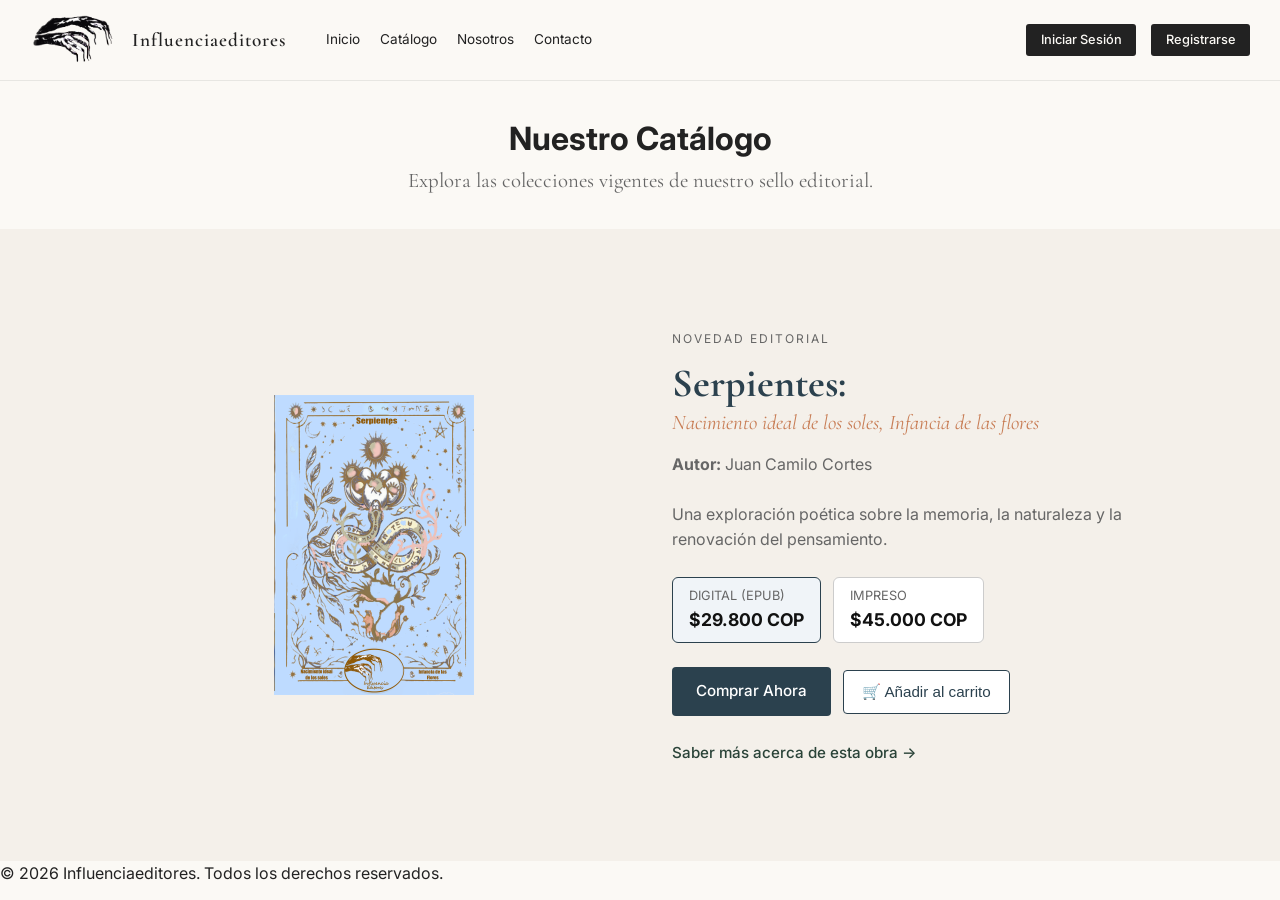
<file: catalogo.html>
<!DOCTYPE html>
<html lang="es">
<head>
  <meta charset="UTF-8">
  <meta name="viewport" content="width=device-width, initial-scale=1.0">
  <title>Influenciaeditores - Catálogo</title>

  <!-- Google Fonts -->
  <link rel="preconnect" href="https://fonts.googleapis.com">
  <link rel="preconnect" href="https://fonts.gstatic.com" crossorigin>
  <link href="https://fonts.googleapis.com/css2?family=Cormorant+Garamond:ital,wght@0,400;0,600;1,400&family=Inter:wght@300;400;500&display=swap" rel="stylesheet">

  <!-- Hojas de estilos -->
  <link rel="stylesheet" href="css/global.css">
  <link rel="stylesheet" href="css/header.css">
  <link rel="stylesheet" href="css/section.css">
</head>
<body>

  <!-- Encabezado y Navegación Principal -->
  <header class="main-header">
    <a href="index.html" class="logo-enlace">
      <img src="logo.png" alt="Logo Influenciaeditores" class="imagen-logo">
      <span class="texto-logo">Influenciaeditores</span>
    </a>
    <nav class="nav">
      <div class="nav-left">
        <a href="index.html" class="link-login">Inicio</a>
        <a href="catalogo.html" class="link-login">Catálogo</a>
        <a href="#nosotros" class="link-login">Nosotros</a>
        <a href="#contacto" class="link-login">Contacto</a>
      </div>
    </nav>

    <div class="nav-right">
      <a href="login.html" class="btn-login">Iniciar Sesión</a>
      <a href="registro.html" class="btn-registro">Registrarse</a>
    </div>
  </header>

  <!-- Contenido Principal del Catálogo -->
  <main class="seccion-catalogo-general">
    <div class="titulo-seccion">
      <h1>Nuestro Catálogo</h1>
      <p class="subtitulo-catalogo">Explora las colecciones vigentes de nuestro sello editorial.</p>
    </div>

    <!-- Ficha Destacada del Libro -->
    <section id="catalogo" class="destacado">
      <div class="destacado-grid">
        
        <!-- Portada del libro -->
        <div class="destacado-imagen">
          <img src="portadaSerpientes.png" alt="Portada del libro Serpientes" class="catalogo-img">
        </div>

        <!-- Información de la obra -->
        <div class="destacado-texto">
          <span class="etiqueta">Novedad Editorial</span>
          
          <h2 class="titulo-libro-destacado">
            <span class="titulo-principal">Serpientes:</span>
            <span class="subtitulo-principal">Nacimiento ideal de los soles, Infancia de las flores</span>
          </h2>

          <p class="autor-obra"><strong>Autor:</strong> Juan Camilo Cortes</p>
          <p class="descripcion-obra">
            Una exploración poética sobre la memoria, la naturaleza y la renovación del pensamiento.
          </p>

          <!-- Selector de Formato y Precio -->
          <div class="bloque-precio-formato">
            <div class="opcion-formato activo">
              <span class="tipo-formato">Digital (ePub)</span>
              <span class="precio">$29.800 COP</span>
            </div>
            <div class="opcion-formato">
              <span class="tipo-formato">Impreso</span>
              <span class="precio">$45.000 COP</span>
            </div>
          </div>

          <!-- Botones de Acción -->
          <div class="contenedor-botones-compra">
            <!-- Redirige a la página de proceso de pago pasando el ID del libro -->
            <a href="checkout.html?libro=serpientes&formato=epub" class="btn-comprar">Comprar Ahora</a>
            <button class="btn-carrito">🛒 Añadir al carrito</button>
          </div>

          <a href="#" class="enlace-mas">Saber más acerca de esta obra &rarr;</a>
        </div>

      </div>
    </section>
  </main>

  <!-- Pie de página -->
  <footer class="footer">
    <p>&copy; 2026 Influenciaeditores. Todos los derechos reservados.</p>
  </footer>

  <script src="js/nav.js"></script>
  <script src="js/catalogo.js"></script>
</body>
</html>
</file>
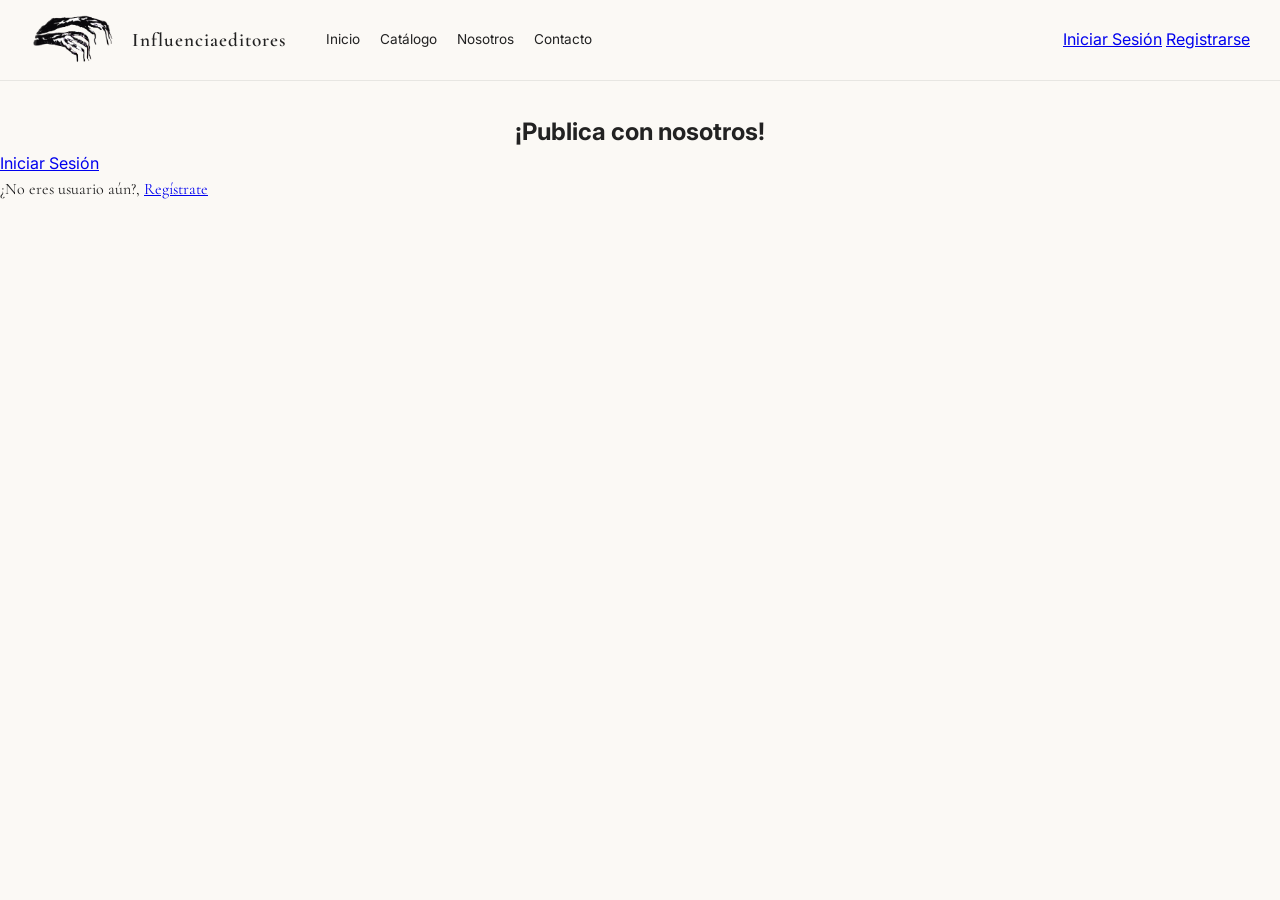
<file: publica.html>
<!DOCTYPE html>
<html lang="es">
<head>
    <meta charset="UTF-8">
    <meta name="viewport" content="width=device-width, initial-scale=1.0">
    <title>Influenciaeditores</title>
    
    <!-- Fuentes tipográficas de alta calidad desde Google Fonts -->
    <link rel="preconnect" href="https://fonts.googleapis.com">
    <link rel="preconnect" href="https://fonts.gstatic.com" crossorigin>
    <link href="https://fonts.googleapis.com/css2?family=Cormorant+Garamond:ital,wght@0,400;0,600;1,400&family=Inter:wght@300;400;500&display=swap" rel="stylesheet">
    
    <!-- Hoja de estilos CSS -->
  
    <link rel="stylesheet" href="css/section.css"> 
    <link rel="stylesheet" href="css/global.css">
    <link rel="stylesheet" href="css/header.css">
    
</head>
<body>

    <!-- Encabezado y Navegación Principal -->
      <header class="main-header">
        <a href="index.html" class="logo-enlace">
            <img src="logo.png" alt="Logo Influenciaeditores" class="imagen-logo">
        <span class="texto-logo">Influenciaeditores</span>
        </a>
        <nav class="nav">
            <!-- Navegación de secciones -->
            <div class="nav-left">
                <a href="index.html" class="link-login">Inicio</a>
                <a href="catalogo.html" class="link-login">Catálogo</a>
                <a href="#nosotros" class="link-login">Nosotros</a>
                <a href="#contacto" class="link-login">Contacto</a>
            </nav>
        </div>

    <!-- Grupo de la derecha: Acceso de usuarios-->
     <div class="nav-right">
         <nav class="nav-container">
  

  <!-- GRUPO 1: Visibles solo cuando NO hay sesión (Invitado) -->
  <div id="nav-guest" class="nav-user-controls">
    <a href="login.html" class="btn-secondary">Iniciar Sesión</a>
    <a href="Registro.html" class="btn-primary">Registrarse</a>
  </div>

  <!-- GRUPO 2: Visibles solo cuando SÍ hay sesión (Usuario autenticado) -->
  <div id="nav-user" class="nav-user-controls" style="display: none;">
    <a href="biblioteca.html" class="btn-biblioteca">Mi Biblioteca</a>
    <span id="user-display-name" class="user-name"></span>
    <button id="btn-logout" class="btn-logout">Cerrar Sesión</button>
  </div>
</nav>
            </div>
    </header>

     <!-- ¡Publica con nosotros! -->
    <section class="seccion-¡Publica con nosotros!-general">
        <div class="titulo-seccion">
            <h1>¡Publica con nosotros!</h1>
            <a href="login.html" class="btn btn-principal">Iniciar Sesión</a>
            <p style="font-family: Cormorant Garamond;">¿No eres usuario aún?, <a href="Registro.html" class="texto-enlace">Regístrate</a></p>
        </div>
        <script src="js/nav.js"></script>
    </section>
</file>
<file: css/global.css>
/* ==========================================
   RESET Y VARIABLES GLOBALES
   ========================================== */
* {
    margin: 0;
    padding: 0;
    box-sizing: border-box;
}

:root {
    --color-fondo: #fbf9f5;        /* Blanco cálido tono papel */
    --color-texto: #222222;        /* Negro suave */
    --color-suave: #666666;        /* Gris secundario */
    --color-acento: #2a4338;       /* Verde editorial profundo */
    --fuente-titulo: 'Cormorant Garamond', serif;
    --fuente-cuerpo: 'Inter', sans-serif;
}

body {
    background-color: var(--color-fondo);
    color: var(--color-texto);
    font-family: var(--fuente-cuerpo);
    line-height: 1.6;
    -webkit-font-smoothing: antialiased;


}

    
/* ==========================================
   FORZAR BOTONES A LA DERECHA
   ========================================== */
.destacado-grid {
    display: flex;
    align-items: center;
    justify-content: center;
    gap: 4rem;
    max-width: 1100px;
    margin: 0 auto;
}

.destacado-imagen {
    flex: 0 0 220px;
    text-align: center;
}

.imagen-portada-real {
    width: 100%;
    height: auto;
    border-radius: 4px;
    box-shadow: 10px 15px 30px rgba(0,0,0,0.15);
}



.contenedor-botones-compra {
    display: flex;
    gap: 1rem;
    align-items: center;
    margin: 1.5rem 0;
    justify-content: flex-start; /* Asegura que los botones arranquen desde la izquierda de su bloque */
}

.btn-comprar {
    background-color: var(--color-acento);
    color: #ffffff;
    padding: 0.75rem 1.5rem;
    border-radius: 3px;
    text-decoration: none;
    font-size: 0.9rem;
    font-weight: 500;
    transition: background-color 0.3s ease;
}

.btn-comprar:hover {
    background-color: #1f3229;
}

.btn-carrito {
    background-color: transparent;
    color: var(--color-texto);
    border: 1px solid var(--color-texto);
    padding: 0.75rem 1.2rem;
    border-radius: 3px;
    font-size: 0.9rem;
    font-weight: 500;
    cursor: pointer;
    transition: all 0.3s ease;
}

.btn-carrito:hover {
    background-color: rgba(0, 0, 0, 0.05);
}
</file>
<file: css/header.css>
/* ==========================================
   HEADER / NAVEGACIÓN
   ========================================== */
.main-header {
    display: flex;
    justify-content: space-between;
    align-items: center;
    padding: 15px 30px;
    width: 100%;
    background-color: var(--color-fondo);
    border-bottom: 1px solid rgba(0,0,0,0.08);
    position: sticky;
    top: 0;
    box-sizing: border-box;
    z-index: 100;
}

.logo {
    font-family: var(--fuente-titulo);
    font-size: 1.8rem;
    font-weight: 600;
    letter-spacing: 1px;
    color: var(--color-texto);
    
}

.nav-left{
    display: flex;
    align-items: center;
    gap: 20px;
    color: #333333;
    font-size: 0.95rem;
    
}

.nav-right {
    display: flex;
    align-items: center;
    gap: 15px;
    margin-left: auto;
    
}

.nav-links a, .link-login {
    text-decoration: none;
    color: var(--color-texto);
    font-size: 0.85rem;
    font-weight: 400;
    transition: color 0.3s ease;
}

.nav-links a:hover, .link-login:hover {
    color: var(--color-acento);
}

.btn-registro {
    text-decoration: none;
    color: var(--color-fondo);
    background-color: var(--color-texto);
    padding: 0.35rem 0.9rem;
    border-radius: 3px;
    font-size: 0.8rem;
    font-weight: 500;
    transition: background-color 0.3s ease;
}

.btn-registro:hover {
    background-color: var(--color-acento);
}

.btn-login {
    text-decoration: none;
    color: var(--color-fondo);
    background-color: var(--color-texto);
    padding: 0.35rem 0.9rem;
    border-radius: 3px;
    font-size: 0.8rem;
    font-weight: 500;
    transition: background-color 0.3s ease;
}

.btn-login:hover {
    background-color: var(--color-acento);
}

/* ==========================================
   ESTILOS PARA EL LOGO EN EL ENCABEZADO
   ========================================== */
.logo-enlace {
    display: flex;
    align-items: center;
    gap: 12px; /* Espacio entre la imagen y el texto del logo */
    text-decoration: none;
}

.imagen-logo {
    height: 50px; /* Controla la altura del logo (ajústala según prefieras) */
    width: auto; /* Mantiene la proporción original de la imagen */
    display: block;
    
}

.texto-logo {
    font-family: var(--fuente-titulo);
    font-size: 1.2rem;
    font-weight: 600;
    letter-spacing: 1px;
    color: var(--color-texto);
    margin-right: 40px;
}
</file>
<file: css/section.css>
/* ==========================================
   SECCIÓN NOVEDAD / DESTACADO
   ========================================== */
.destacado {
    padding: 6rem 10%;
    background-color: #f4f0ea;
}

.destacado-grid {
    display: grid;
    grid-template-columns: 1fr 1fr;
    gap: 4rem;
    align-items: center;
    max-width: 1000px;
    margin: 0 auto;
}

.etiqueta {
    font-size: 0.75rem;
    text-transform: uppercase;
    letter-spacing: 2px;
    color: var(--color-suave);
}

.destacado-texto h2 {
    font-family: var(--fuente-titulo);
    font-size: 2.2rem;
    margin: 0.5rem 0 1rem 0;
    font-weight: 400;
}

.destacado-texto h3 {
    font-family: var(--fuente-titulo);
    font-size: 1.8rem;
    margin: 0.5rem 0 1rem 0;
    font-weight: 400;
}

.destacado-texto p {
    color: var(--color-suave);
    margin-bottom: 1.5rem;
}

.enlace-mas {
    color: var(--color-acento);
    text-decoration: none;
    font-weight: 500;
    font-size: 0.95rem;
}

.enlace-mas:hover {
    text-decoration: underline;
}

/* Estilos exclusivos para las imágenes del catálogo */
.cards-grid .card .card.img,
.catalogo-img {
    width: 100% !important;
    max-width: 600px !important;
    height: 300px !important;
    object-fit: contain !important;
    display: block !important;
    margin: auto !important;

}

/* ==========================================
   TÍTULOS Y PRECIOS DEL CATÁLOGO
   ========================================== */
.titulo-seccion h1 {
  font-family: 'Inter', sans-serif;
  text-align: center;
  margin-top: 2rem;
}

.subtitulo-catalogo {
  font-family: 'Cormorant Garamond', serif;
  text-align: center;
  font-size: 1.3rem;
  color: #666;
  margin-bottom: 2rem;
}

.titulo-libro-destacado {
  margin: 0.5rem 0 1rem 0;
  line-height: 1.2;
}

.titulo-principal {
  font-family: 'Cormorant Garamond', serif;
  font-size: 2.5rem;
  color: #2b414e;
  font-weight: bold;
  display: block;
}

.subtitulo-principal {
  font-family: 'Cormorant Garamond', serif;
  font-size: 1.3rem;
  color: #c87d55;
  font-style: italic;
  display: block;
  margin-top: 4px;
}

/* Tarjetas de Selección de Formato / Precio */
.bloque-precio-formato {
  display: flex;
  gap: 12px;
  margin: 1.5rem 0;
}

.opcion-formato {
  border: 1px solid #ccc;
  border-radius: 6px;
  padding: 8px 16px;
  background: #ffffff;
  display: flex;
  flex-direction: column;
  cursor: pointer;
  transition: all 0.2s ease;
}

.opcion-formato.activo {
  border-color: #2b414e;
  background-color: #f0f4f8;
}

.tipo-formato {
  font-size: 0.8rem;
  color: #666;
  text-transform: uppercase;
}

.precio {
  font-size: 1.1rem;
  font-weight: bold;
  color: #111;
}

/* Botones de Compra */
.contenedor-botones-compra {
  display: flex;
  gap: 12px;
  align-items: center;
  margin-bottom: 1.5rem;
}

.btn-comprar {
  background-color: #2b414e;
  color: #ffffff;
  padding: 12px 24px;
  border-radius: 4px;
  text-decoration: none;
  font-weight: 500;
  font-size: 0.95rem;
  transition: background 0.2s ease;
}

.btn-comprar:hover {
  background-color: #1a2a34;
}

.btn-carrito {
  background: #ffffff;
  border: 1px solid #2b414e;
  color: #2b414e;
  padding: 12px 18px;
  border-radius: 4px;
  cursor: pointer;
  font-size: 0.95rem;
  transition: all 0.2s ease;
}

.btn-carrito:hover {
  background: #f0f4f8;
}
</file>
